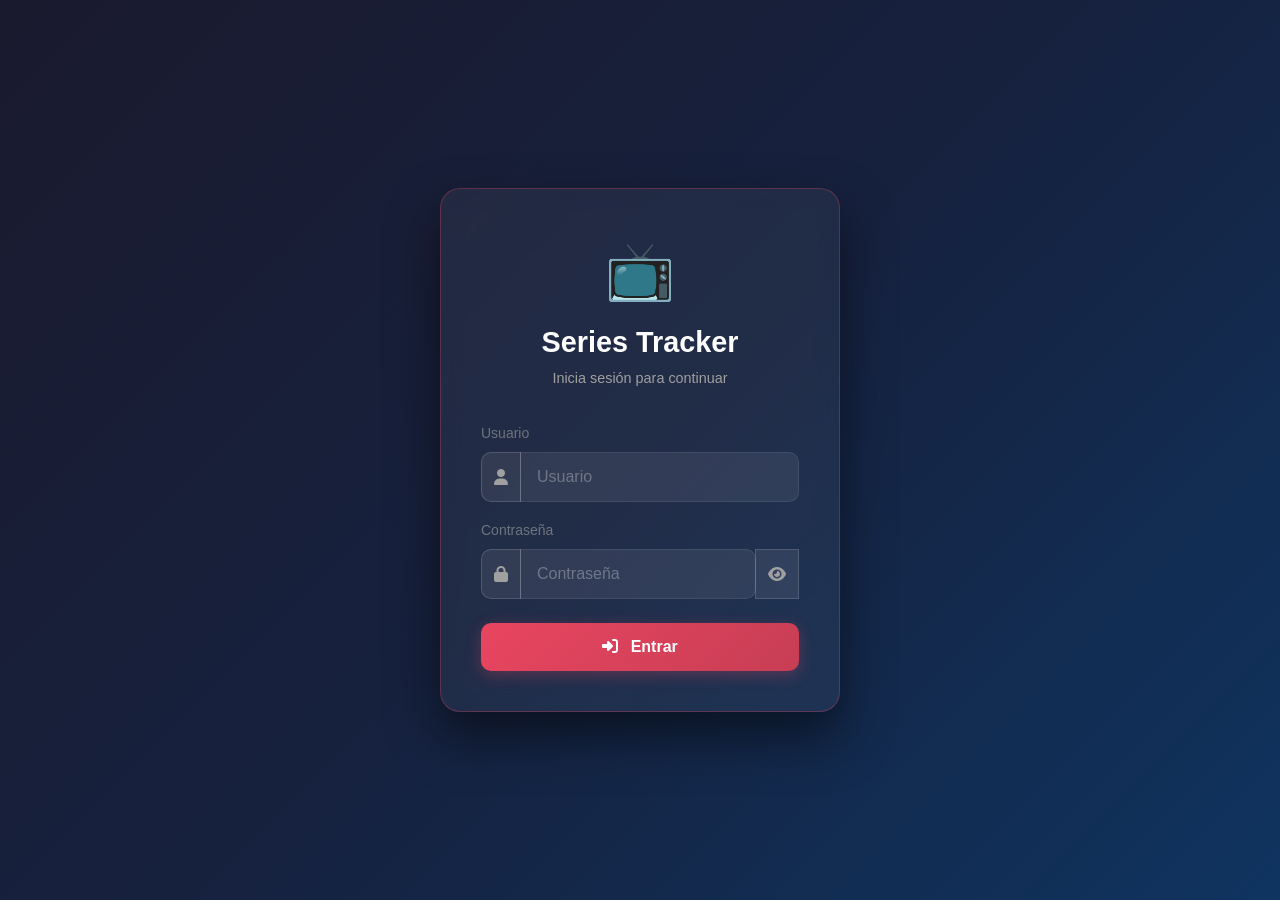
<file: index.html>
<!DOCTYPE html>
<html lang="es">
<head>
    <meta charset="UTF-8">
    <meta name="viewport" content="width=device-width, initial-scale=1.0">
    <title>Series Tracker – Iniciar Sesión</title>
    <link href="https://cdn.jsdelivr.net/npm/bootstrap@5.3.0/dist/css/bootstrap.min.css" rel="stylesheet">
    <link rel="stylesheet" href="https://cdnjs.cloudflare.com/ajax/libs/font-awesome/6.4.0/css/all.min.css">
    <link rel="icon" type="image/png" href="/misseries/favicon.png">
    <link rel="stylesheet" href="css/styles.css">
    <link rel="manifest" href="/misseries/manifest.json">
    <meta name="theme-color" content="#e94560">
    <meta name="mobile-web-app-capable" content="yes">
    <meta name="apple-mobile-web-app-capable" content="yes">
    <meta name="apple-mobile-web-app-status-bar-style" content="black-translucent">
    <meta name="apple-mobile-web-app-title" content="Series">
    <link rel="apple-touch-icon" href="/misseries/favicon.png">
    <style>
        body {
            min-height: 100vh;
            display: flex;
            align-items: center;
            justify-content: center;
            background: linear-gradient(135deg, #1a1a2e 0%, #16213e 50%, #0f3460 100%);
        }
        .login-card {
            background: rgba(255, 255, 255, 0.05);
            border: 1px solid rgba(233, 69, 96, 0.3);
            border-radius: 20px;
            padding: 2.5rem;
            width: 100%;
            max-width: 400px;
            backdrop-filter: blur(10px);
            box-shadow: 0 25px 50px rgba(0, 0, 0, 0.5);
        }
        .login-logo { font-size: 3.5rem; margin-bottom: 0.5rem; }
        .login-title { font-size: 1.8rem; font-weight: 700; color: var(--text-primary); margin-bottom: 0.25rem; }
        .login-subtitle { color: var(--text-secondary); font-size: 0.9rem; margin-bottom: 2rem; }
        .form-control {
            background-color: rgba(255, 255, 255, 0.08) !important;
            border: 1px solid rgba(255, 255, 255, 0.15) !important;
            color: var(--text-primary) !important;
            border-radius: 10px;
            padding: 0.75rem 1rem;
        }
        .form-control:focus { border-color: var(--accent) !important; box-shadow: 0 0 0 0.2rem rgba(233, 69, 96, 0.25) !important; }
        .form-control::placeholder { color: rgba(255, 255, 255, 0.3); }
        .input-group-text {
            background-color: rgba(255, 255, 255, 0.08);
            border: 1px solid rgba(255, 255, 255, 0.15);
            color: var(--text-secondary);
            border-radius: 10px 0 0 10px;
        }
        .input-group .form-control { border-radius: 0 10px 10px 0 !important; }
        .btn-login {
            background: linear-gradient(135deg, var(--accent), #c73e54);
            border: none; border-radius: 10px; padding: 0.75rem;
            font-size: 1rem; font-weight: 600;
            transition: all 0.3s ease;
            box-shadow: 0 4px 15px rgba(233, 69, 96, 0.3);
        }
        .btn-login:hover { transform: translateY(-2px); box-shadow: 0 8px 25px rgba(233, 69, 96, 0.4); }
        .error-msg {
            background: rgba(233, 69, 96, 0.15);
            border: 1px solid rgba(233, 69, 96, 0.4);
            border-radius: 8px; padding: 0.6rem 1rem;
            font-size: 0.9rem; color: #ff8a9a; display: none;
        }
        .toggle-password { cursor: pointer; color: var(--text-secondary); }
        .toggle-password:hover { color: var(--text-primary); }
    </style>
</head>
<body>
    <div class="login-card text-center">
        <div class="login-logo">📺</div>
        <div class="login-title">Series Tracker</div>
        <div class="login-subtitle">Inicia sesión para continuar</div>
        <div class="error-msg mb-3" id="errorMsg">
            <i class="fas fa-exclamation-circle me-2"></i>
            <span id="errorText">Credenciales incorrectas</span>
        </div>
        <div class="mb-3 text-start">
            <label class="form-label text-secondary small">Usuario</label>
            <div class="input-group">
                <span class="input-group-text"><i class="fas fa-user"></i></span>
                <input type="text" class="form-control" id="usuario" placeholder="Usuario" autocomplete="username">
            </div>
        </div>
        <div class="mb-4 text-start">
            <label class="form-label text-secondary small">Contraseña</label>
            <div class="input-group">
                <span class="input-group-text"><i class="fas fa-lock"></i></span>
                <input type="password" class="form-control" id="password" placeholder="Contraseña" autocomplete="current-password">
                <span class="input-group-text toggle-password" onclick="togglePassword()">
                    <i class="fas fa-eye" id="eyeIcon"></i>
                </span>
            </div>
        </div>
        <button class="btn btn-login btn-primary w-100 text-white" onclick="iniciarSesion()" id="btnLogin">
            <i class="fas fa-sign-in-alt me-2"></i> Entrar
        </button>
    </div>
    <script>
        const CREDENCIALES = { usuario: 'rcseries', password: 'rcseries' };
        if (localStorage.getItem('st_auth') === 'true') window.location.href = 'pendiente_estreno.html';
        function iniciarSesion() {
            const usuario = document.getElementById('usuario').value.trim();
            const password = document.getElementById('password').value;
            const errorMsg = document.getElementById('errorMsg');
            const btn = document.getElementById('btnLogin');
            if (!usuario || !password) { mostrarError('Por favor completa todos los campos'); return; }
            btn.disabled = true;
            btn.innerHTML = '<span class="spinner-border spinner-border-sm me-2"></span> Verificando...';
            setTimeout(() => {
                if (usuario === CREDENCIALES.usuario && password === CREDENCIALES.password) {
                    localStorage.setItem('st_auth', 'true');
                    localStorage.setItem('st_user', usuario);
                    window.location.href = 'pendiente_estreno.html';
                } else {
                    mostrarError('Usuario o contraseña incorrectos');
                    btn.disabled = false;
                    btn.innerHTML = '<i class="fas fa-sign-in-alt me-2"></i> Entrar';
                }
            }, 600);
        }
        function mostrarError(msg) {
            const errorMsg = document.getElementById('errorMsg');
            document.getElementById('errorText').textContent = msg;
            errorMsg.style.display = 'block';
            setTimeout(() => { errorMsg.style.display = 'none'; }, 3000);
        }
        function togglePassword() {
            const input = document.getElementById('password');
            const icon = document.getElementById('eyeIcon');
            if (input.type === 'password') { input.type = 'text'; icon.className = 'fas fa-eye-slash'; }
            else { input.type = 'password'; icon.className = 'fas fa-eye'; }
        }
        document.addEventListener('keydown', (e) => { if (e.key === 'Enter') iniciarSesion(); });
    </script>
    <script>
        if ('serviceWorker' in navigator) {
            navigator.serviceWorker.register('/misseries/sw.js')
                .then(() => console.log('✅ SW registrado'))
                .catch((err) => console.log('❌ Error SW:', err));
        }
    </script>
</body>
</html>
</file>
<file: css/styles.css>
/* Variables y tema oscuro */
:root {
    --bg-primary: #1a1a2e;
    --bg-secondary: #16213e;
    --bg-card: #0f3460;
    --accent: #e94560;
    --text-primary: #ffffff;
    --text-secondary: #a0a0a0;
    --card-gap: 0.5cm;
}

body {
    background-color: var(--bg-primary);
    color: var(--text-primary);
    font-family: 'Segoe UI', Tahoma, Geneva, Verdana, sans-serif;
}

/* Navegación de categorías */
.categorias-nav {
    background-color: var(--bg-secondary);
    padding: 10px;
    border-radius: 10px;
    flex-wrap: wrap;
    gap: 5px;
}

.categorias-nav .nav-link {
    color: var(--text-secondary) !important;
    border-radius: 20px;
    padding: 8px 20px;
    transition: all 0.3s ease;
    background: none;
    border: none;
}

.categorias-nav .nav-link:hover {
    color: var(--text-primary) !important;
    background-color: rgba(255, 255, 255, 0.1);
}

.categorias-nav .nav-link.active {
    background-color: var(--accent) !important;
    color: white !important;
}

/* ============ CONTENEDOR GRID - ORDEN HORIZONTAL ============ */
#series-container {
    display: grid;
    grid-template-columns: repeat(4, 1fr);
    grid-auto-flow: row;
    gap: var(--card-gap);
    padding: 0;
    margin: 0;
    align-items: start;
}

/* Tarjetas */
.serie-card {
    border-radius: 15px;
    overflow: hidden;
    transition: transform 0.3s ease, box-shadow 0.3s ease;
    cursor: pointer;
    width: 100%;
}

.serie-card:hover {
    transform: translateY(-5px);
    box-shadow: 0 15px 30px rgba(0, 0, 0, 0.4);
}

/* Imagen - MANTIENE su aspect-ratio original */
.serie-card .imagen-container {
    width: 100%;
    line-height: 0;
}

.serie-card .imagen-container img {
    width: 100%;
    height: auto;
    display: block;
}

/* Info overlay */
.serie-card .info-overlay {
    padding: 1rem;
}

.serie-card .card-title {
    font-size: 1.1rem;
    margin-bottom: 0.5rem;
    font-weight: bold;
}

/* Próximo capítulo */
.proximo-capitulo {
    background: rgba(255, 255, 255, 0.1);
    border-radius: 10px;
    padding: 8px 12px;
    transition: all 0.3s ease;
    border: 1px solid rgba(255, 255, 255, 0.1);
    margin-top: 8px;
}

.proximo-capitulo:hover {
    background: rgba(255, 255, 255, 0.2);
    transform: scale(1.02);
}

/* Estrellas */
.rating {
    display: flex;
    flex-direction: row-reverse;
    justify-content: flex-end;
}

.rating input {
    display: none;
}

.rating label {
    cursor: pointer;
    font-size: 2rem;
    color: #444;
    transition: color 0.2s;
}

.rating input:checked ~ label,
.rating label:hover,
.rating label:hover ~ label {
    color: #ffd700;
}

/* Checklist */
.capitulo-item {
    padding: 10px 15px;
    margin: 5px 0;
    background-color: rgba(255, 255, 255, 0.05);
    border-radius: 8px;
    display: flex;
    align-items: center;
    transition: background-color 0.3s;
}

.capitulo-item:hover {
    background-color: rgba(255, 255, 255, 0.1);
}

.capitulo-item input[type="checkbox"] {
    margin-right: 15px;
    transform: scale(1.3);
    cursor: pointer;
}

.capitulo-item.completado {
    opacity: 0.7;
    background-color: rgba(39, 174, 96, 0.1);
}

.capitulo-item.completado .capitulo-texto {
    text-decoration: line-through;
}

/* Días de emisión */
.dias-emision {
    display: flex;
    flex-wrap: wrap;
    gap: 8px;
}

.dia-badge {
    padding: 5px 12px;
    background-color: rgba(255, 255, 255, 0.1);
    border-radius: 15px;
    cursor: pointer;
    transition: all 0.3s;
    user-select: none;
}

.dia-badge.seleccionado {
    background-color: var(--accent);
}

/* Animaciones */
@keyframes fadeIn {
    from {
        opacity: 0;
        transform: translateY(20px);
    }
    to {
        opacity: 1;
        transform: translateY(0);
    }
}

.serie-card {
    animation: fadeIn 0.5s ease;
}

/* Modal */
.modal-backdrop {
    z-index: 1040 !important;
}

.modal {
    z-index: 1050 !important;
}

.modal-content {
    border: 1px solid var(--accent);
}

.form-control:focus,
.form-select:focus {
    border-color: var(--accent);
    box-shadow: 0 0 0 0.25rem rgba(233, 69, 96, 0.25);
}

/* Scrollbar */
::-webkit-scrollbar {
    width: 10px;
}

::-webkit-scrollbar-track {
    background: var(--bg-secondary);
}

::-webkit-scrollbar-thumb {
    background: var(--accent);
    border-radius: 5px;
}

::-webkit-scrollbar-thumb:hover {
    background: #c73e54;
}

/* ============ RESPONSIVE ============ */
@media (max-width: 1200px) {
    #series-container {
        grid-template-columns: repeat(3, 1fr);
    }
}

@media (max-width: 768px) {
    #series-container {
        grid-template-columns: repeat(2, 1fr);
    }
    
    .categorias-nav {
        flex-direction: column;
    }
    
    .serie-card .info-overlay {
        padding: 0.75rem;
    }
    
    .serie-card .card-title {
        font-size: 0.95rem;
    }
}

@media (max-width: 576px) {
    #series-container {
        grid-template-columns: repeat(1, 1fr);
    }
}

/* Input de fecha en checklist */
.checklist-fecha {
    flex-shrink: 0;
}

.checklist-fecha::-webkit-calendar-picker-indicator {
    filter: invert(1);
    cursor: pointer;
}

.capitulo-item {
    flex-wrap: wrap;
    gap: 5px;
}
</file>
